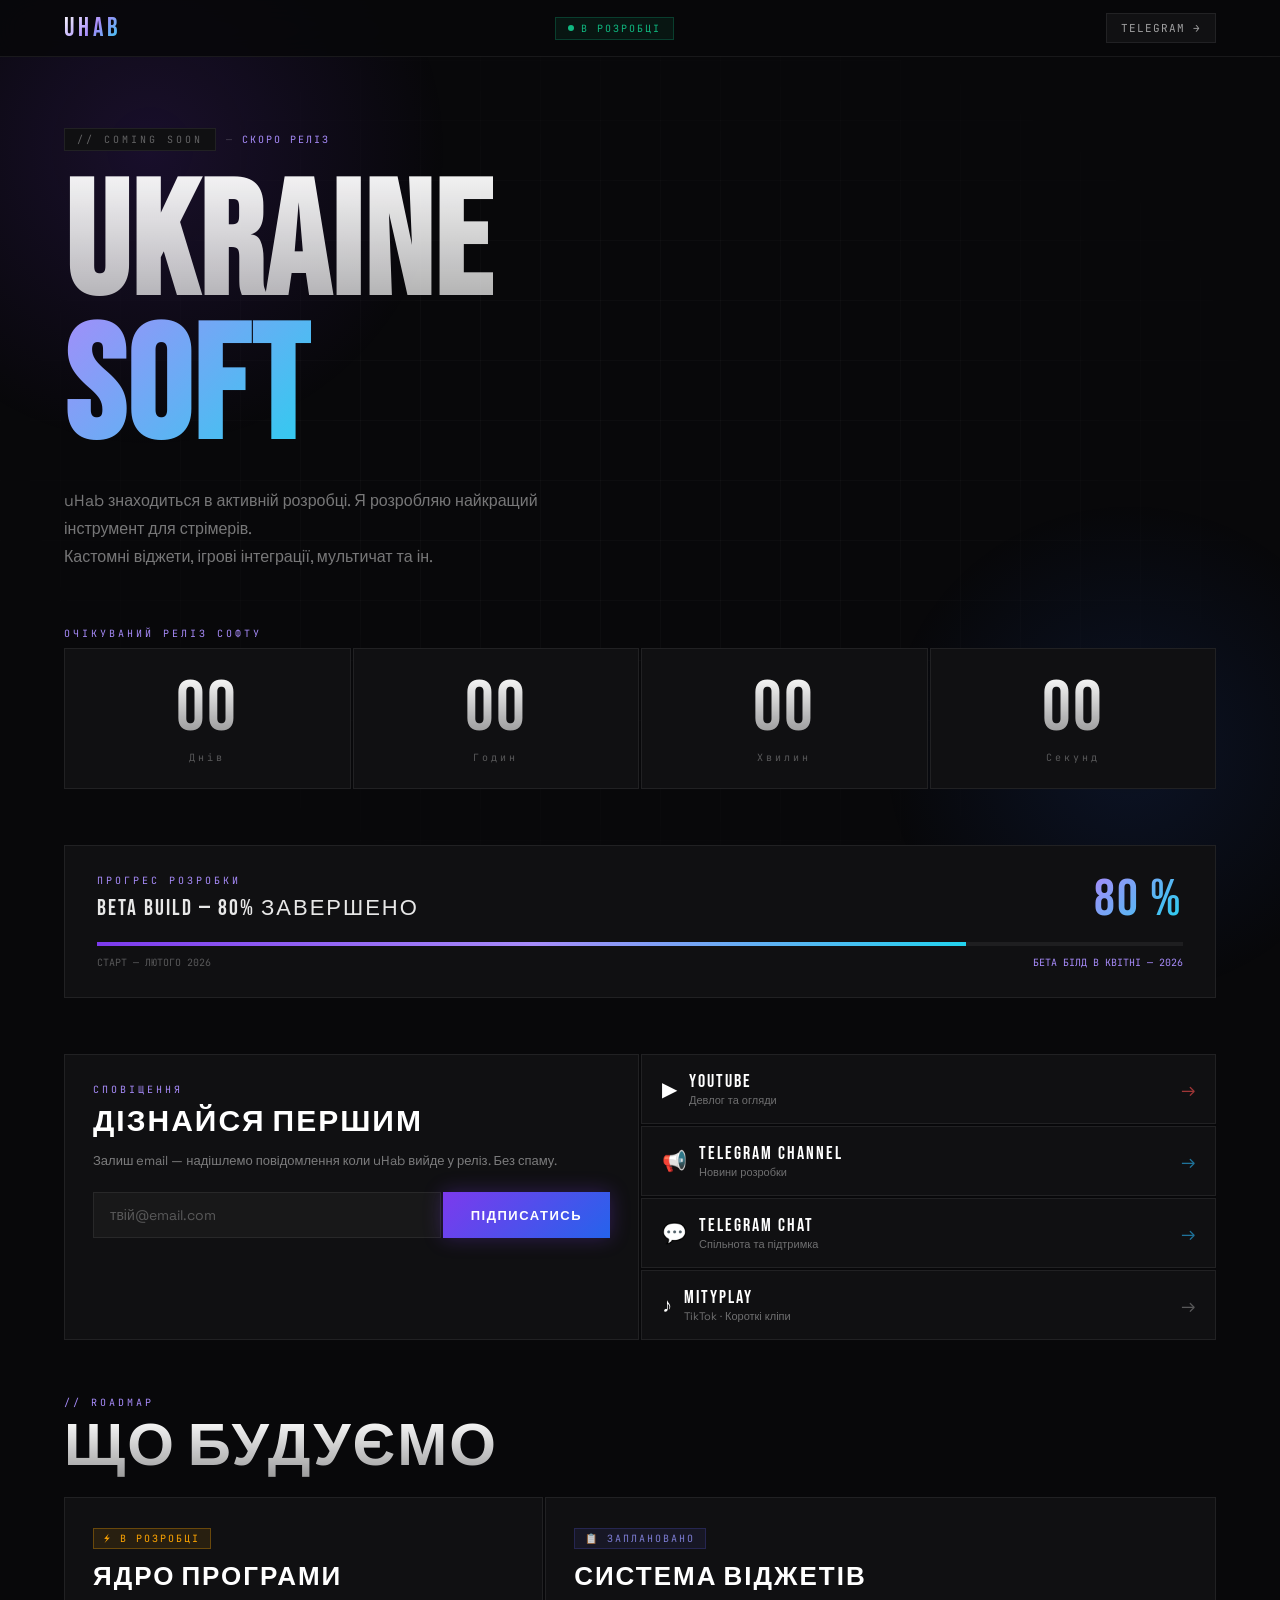
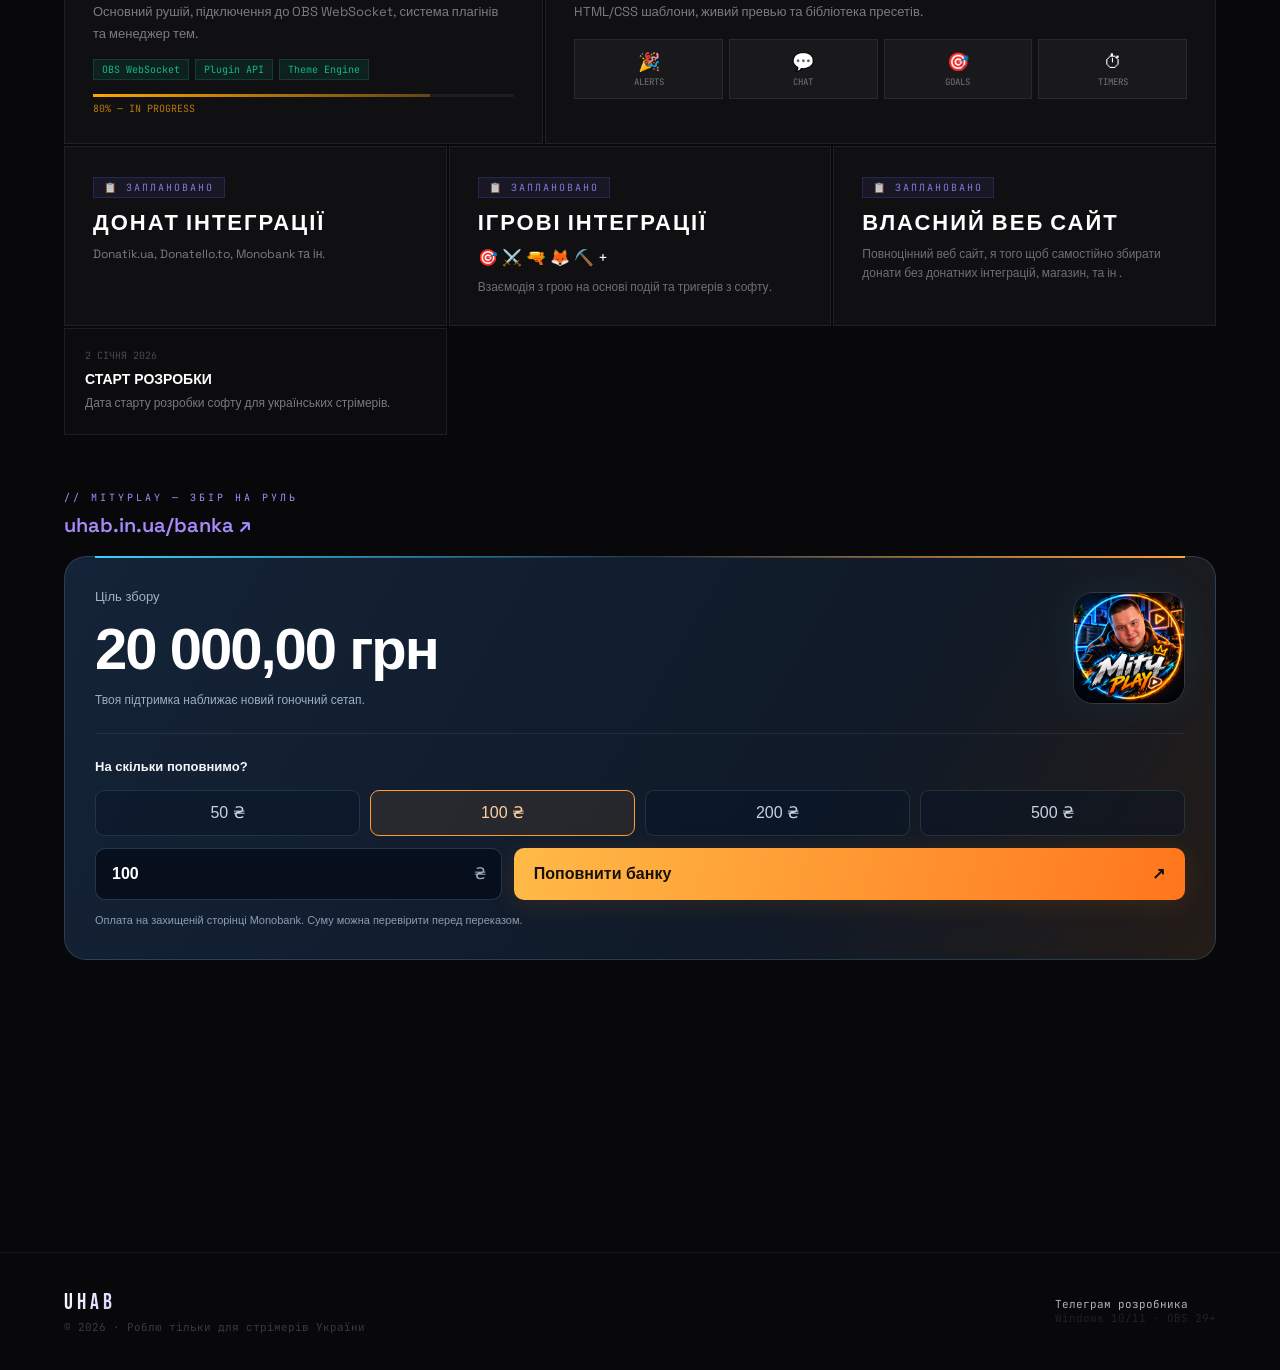
<file: index.html>
<!DOCTYPE html>
<html lang="uk">
<head>
<meta charset="UTF-8">
<meta name="viewport" content="width=device-width, initial-scale=1.0">
<title>uHab — Coming Soon</title>
<link rel="preconnect" href="https://fonts.googleapis.com">
<link href="https://fonts.googleapis.com/css2?family=Bebas+Neue&family=Space+Grotesk:wght@300;400;500;600;700&family=JetBrains+Mono:wght@400;500&display=swap" rel="stylesheet">
<link rel="stylesheet" href="/css/style.css">
<link rel="icon" type="image/png" href="images/favicon-96x96.png" sizes="96x96" />
<link rel="icon" type="image/svg+xml" href="images/favicon.svg" />
<link rel="shortcut icon" href="images/favicon.ico" />
<link rel="apple-touch-icon" sizes="180x180" href="images/apple-touch-icon.png" />
<meta name="apple-mobile-web-app-title" content="Uhab" />
<link rel="manifest" href="images/site.webmanifest" />
</head>
<body>
<div class="gridbg"></div>
<div class="blob b1"></div>
<div class="blob b2"></div>

<header>
  <div class="hdr">
    <div class="logo">uHab</div>
    <div class="pill"><span class="dot"></span>В РОЗРОБЦІ</div>
    <a href="https://t.me/uhab_ua" target="_blank" class="hlink">TELEGRAM →</a>
  </div>
</header>

<main>
  <!-- HERO -->
  <div class="hero">
    <div class="htags">
      <div class="htag">// COMING SOON</div>
      <span style="font-family:'JetBrains Mono',monospace;font-size:10px;color:rgba(255,255,255,0.2)">—</span>
      <span style="font-family:'JetBrains Mono',monospace;font-size:10px;letter-spacing:2px;color:var(--accent)">СКОРО РЕЛІЗ</span>
    </div>
    <h1 class="h1"><span class="h1w">UKRAINE</span><br><span class="h1c">SOFT</span></h1>
    <p class="hsub">uHab знаходиться в активній розробці. Я розробляю найкращий інструмент для стрімерів. <br>Кастомні віджети, ігрові інтеграції, мультичат та ін.</p>
  </div>

  <!-- COUNTDOWN -->
  <div class="mb">
    <div class="lbl">ОЧІКУВАНИЙ РЕЛІЗ СОФТУ</div>
    <div class="cdgrid">
      <div class="cdcell"><span class="cdnum" id="cd-d">00</span><span class="cdlbl">Днів</span></div>
      <div class="cdcell"><span class="cdnum" id="cd-h">00</span><span class="cdlbl">Годин</span></div>
      <div class="cdcell"><span class="cdnum" id="cd-m">00</span><span class="cdlbl">Хвилин</span></div>
      <div class="cdcell"><span class="cdnum" id="cd-s">00</span><span class="cdlbl">Секунд</span></div>
    </div>
  </div>

  <!-- PROGRESS -->
  <div class="mb">
    <div class="pcard">
      <div class="ptop">
        <div>
          <div class="lbl">ПРОГРЕС РОЗРОБКИ</div>
          <div style="font-family:'Bebas Neue',sans-serif;font-size:22px;letter-spacing:2px;color:rgba(255,255,255,0.9)">BETA BUILD — 80% ЗАВЕРШЕНО</div>
        </div>
        <div class="ppct">80  %</div>
      </div>
      <div class="ptrack"><div class="pfill"></div></div>
      <div class="pdates"><span>СТАРТ — ЛЮТОГО 2026</span><span class="r">БЕТА БІЛД В КВІТНІ — 2026</span></div>
    </div>
  </div>

  <!-- NOTIFY + SOCIALS -->
  <div class="nsgrid mb">
    <div class="card">
      <div class="lbl">СПОВІЩЕННЯ</div>
      <h3 style="font-family:'Bebas Neue',sans-serif;font-size:30px;letter-spacing:2px;margin-bottom:10px">ДІЗНАЙСЯ ПЕРШИМ</h3>
      <p style="font-size:13px;color:rgba(255,255,255,0.45);line-height:1.7;margin-bottom:20px">Залиш email — надішлемо повідомлення коли uHab вийде у реліз. Без спаму.</p>
      <div class="erow" id="emailForm">
        <input class="einp" type="email" placeholder="твій@email.com" id="emailInput">
        <button class="btnp" onclick="handleSub()">ПІДПИСАТИСЬ</button>
      </div>
      <div class="eok" id="emailOk">✓ ПІДПИСКУ ОФОРМЛЕНО — ЧЕКАЙ НА ЛИСТ</div>
    </div>
    <div class="soclist">
      <a href="https://www.youtube.com/@MityaHub" target="_blank" class="socbtn syt">
        <div class="socl"><span class="socico">▶</span><div><div class="socname">YOUTUBE</div><div class="socsub">Девлог та огляди</div></div></div>
        <span class="socarr" style="color:rgba(255,80,80,0.6)">→</span>
      </a>
      <a href="https://t.me/uhab_ua" target="_blank" class="socbtn stg">
        <div class="socl"><span class="socico">📢</span><div><div class="socname">TELEGRAM CHANNEL</div><div class="socsub">Новини розробки</div></div></div>
        <span class="socarr" style="color:rgba(41,182,246,0.6)">→</span>
      </a>
      <a href="https://t.me/+-fL_BHAeZhw5MDFi" target="_blank" class="socbtn stg">
        <div class="socl"><span class="socico">💬</span><div><div class="socname">TELEGRAM CHAT</div><div class="socsub">Спільнота та підтримка</div></div></div>
        <span class="socarr" style="color:rgba(41,182,246,0.6)">→</span>
      </a>
      <a href="https://www.tiktok.com/@mityahub" target="_blank" class="socbtn stt">
        <div class="socl"><span class="socico">♪</span><div><div class="socname">MityPlay</div><div class="socsub">TikTok · Короткі кліпи</div></div></div>
        <span class="socarr" style="color:rgba(255,255,255,0.3)">→</span>
      </a>
    </div>
  </div>

  <!-- ROADMAP -->
  <div class="mb">
    <div class="lbl">// ROADMAP</div>
    <h2 class="stitle" style="margin-bottom:20px">ЩО БУДУЄМО</h2>

    <div class="rmr1">
      <div class="card">
        <div class="badge bo">⚡ В РОЗРОБЦІ</div>
        <h3 style="font-family:'Bebas Neue',sans-serif;font-size:26px;letter-spacing:2px;margin-bottom:8px">ЯДРО ПРОГРАМИ</h3>
        <p style="font-size:13px;color:rgba(255,255,255,0.45);line-height:1.7">Основний рушій, підключення до OBS WebSocket, система плагінів та менеджер тем.</p>
        <div style="display:flex;gap:6px;margin-top:14px;flex-wrap:wrap">
          <span style="font-family:'JetBrains Mono',monospace;font-size:10px;color:var(--green);background:rgba(16,185,129,0.1);border:1px solid rgba(16,185,129,0.2);padding:3px 8px">OBS WebSocket</span>
          <span style="font-family:'JetBrains Mono',monospace;font-size:10px;color:var(--green);background:rgba(16,185,129,0.1);border:1px solid rgba(16,185,129,0.2);padding:3px 8px">Plugin API</span>
          <span style="font-family:'JetBrains Mono',monospace;font-size:10px;color:var(--green);background:rgba(16,185,129,0.1);border:1px solid rgba(16,185,129,0.2);padding:3px 8px">Theme Engine</span>
          
        </div>
              <div class="pbwrap"><div class="pbtrack"><div class="pbo" style="width:80%"></div></div></div>
        <div class="pblbl" style="color:rgba(255,165,0,0.7)">80% — IN PROGRESS</div>
      </div>
      <div class="card">
        <div class="badge bb">📋 ЗАПЛАНОВАНО</div>
        <h3 style="font-family:'Bebas Neue',sans-serif;font-size:26px;letter-spacing:2px;margin-bottom:8px">СИСТЕМА ВІДЖЕТІВ</h3>
        <p style="font-size:13px;color:rgba(255,255,255,0.45);line-height:1.7">HTML/CSS шаблони, живий превью та бібліотека пресетів.</p>
        <div class="wigrid">
          <div class="wi"><div class="wiico">🎉</div><div class="wilbl">ALERTS</div></div>
          <div class="wi"><div class="wiico">💬</div><div class="wilbl">CHAT</div></div>
          <div class="wi"><div class="wiico">🎯</div><div class="wilbl">GOALS</div></div>
          <div class="wi"><div class="wiico">⏱</div><div class="wilbl">TIMERS</div></div>
        </div>
      </div>
    </div>

    <div class="rmr2">
      <div class="card">
        <div class="badge bb">📋 ЗАПЛАНОВАНО</div>
        <h3 style="font-family:'Bebas Neue',sans-serif;font-size:22px;letter-spacing:2px;margin-bottom:8px">ДОНАТ ІНТЕГРАЦІЇ</h3>
        <p style="font-size:12px;color:rgba(255,255,255,0.45);line-height:1.6">Donatik.ua, Donatello.to, Monobank та ін.</p>
        <!-- <div class="pbwrap"><div class="pbtrack"><div class="pbo" style="width:75%"></div></div></div> -->
        <!-- <div class="pblbl" style="color:rgba(255,165,0,0.7)">75% — TESTING</div> -->
      </div>
      <div class="card">
        <div class="badge bb">📋 ЗАПЛАНОВАНО</div>
        <h3 style="font-family:'Bebas Neue',sans-serif;font-size:22px;letter-spacing:2px;margin-bottom:8px">ІГРОВІ ІНТЕГРАЦІЇ</h3>
        <div style="font-size:16px;margin:10px 0">🎯 ⚔️ 🔫 🦊 ⛏️ +</div>
        <p style="font-size:12px;color:rgba(255,255,255,0.4);line-height:1.6">Взаємодія з грою на основі подій та тригерів з софту.</p>

        <!-- <div class="pbwrap"><div class="pbtrack"><div class="pbo" style="width:40%"></div></div></div> -->
        <!-- <div class="pblbl" style="color:rgba(255,165,0,0.7)">40% — IN PROGRESS</div> -->
      </div>
      <div class="card">
        <div class="badge bb">📋 ЗАПЛАНОВАНО</div>
        <h3 style="font-family:'Bebas Neue',sans-serif;font-size:22px;letter-spacing:2px;margin-bottom:8px">ВЛАСНИЙ ВЕБ САЙТ</h3>
        <p style="font-size:12px;color:rgba(255,255,255,0.4);line-height:1.6">Повноцінний веб сайт, я того щоб самостійно збирати донати без донатних інтеграцій, магазин, та ін .</p>
        <!-- <div class="pbwrap"><div class="pbtrack"><div class="pbi" style="width:10%"></div></div></div> -->
        <!-- <div class="pblbl" style="color:rgba(150,150,255,0.6)">10% — PLANNING</div> -->
      </div>
    </div>

    <div class="rmr3">
      <!-- <div class="dlitem"> -->
        <!-- <div class="dldate">15 ЛИП 2025</div> -->
        <!-- <div class="dltitle">Запуск Alpha-тестування</div> -->
        <!-- <div class="dltext">Перша група тестерів отримала доступ до alpha-білду. Зібрано 200+ звітів.</div> -->
      <!-- </div> -->
      <!-- <div class="dlitem"> -->
        <!-- <div class="dldate">02 ЛИП 2025</div> -->
        <!-- <div class="dltitle">Система віджетів завершена</div> -->
        <!-- <div class="dltext">Повністю переписаний редактор. Drag-and-drop, реальний час, HTML-шаблони.</div> -->
      <!-- </div> -->
      <div class="dlitem">
        <div class="dldate">2 СІЧНЯ 2026</div>
        <div class="dltitle">СТАРТ РОЗРОБКИ</div>
        <div class="dltext">Дата старту розробки софту для українських стрімерів.</div>
      </div>
    </div>
  </div>

  <!-- MONOBANK -->
  <section class="mb" aria-label="Збір на руль для MityPlay">
    <div class="lbl">// MITYPLAY — ЗБІР НА РУЛЬ</div>
    <a href="/banka/" style="display:inline-block;color:var(--accent);font-size:20px;font-weight:600;margin-bottom:18px;text-decoration:none">uhab.in.ua/banka ↗</a>
    <iframe src="/banka/?embed=1" title="Збір на руль для MityPlay" loading="lazy" style="display:block;width:100%;height:580px;border:0;border-radius:20px" allow="payment"></iframe>
  </section>

</main>

<footer>
  <div class="footi">
    <div>
      <div class="logo" style="font-size:22px;margin-bottom:4px">uHab</div>
      <div class="fcopy">© 2026 · Роблю тільки для стрімерів України</div>
    </div>
    <div class="fcopy"><a href="https://t.me/j_taker" target="_blank" style="text-decoration: none; color:#ffffffb0">Телеграм розробника</a><br><span style="color:rgba(255,255,255,0.1)">Windows 10/11 · OBS 29+</span></div>
    <!-- <div class="fstat"> -->
      <!-- <div class="fcopy" style="letter-spacing:2px">СТАТУС СЕРВІСІВ</div> -->
      <!-- <div class="srow"> -->
        <!-- <div class="si"><div class="sd" style="background:var(--green)"></div>API</div> -->
        <!-- <div class="si"><div class="sd" style="background:var(--green)"></div>CDN</div> -->
        <!-- <div class="si"><div class="sd" style="background:#FFA500"></div>BUILD</div> -->
      <!-- </div> -->
    <!-- </div> -->
  </div>
</footer>

<script>
const target = new Date('2026-09-01T00:12:00');
function tick() {
  const diff = target - new Date();
  if (diff <= 0) return;
  const d = Math.floor(diff / 86400000);
  const h = Math.floor((diff % 86400000) / 3600000);
  const m = Math.floor((diff % 3600000) / 60000);
  const s = Math.floor((diff % 60000) / 1000);
  document.getElementById('cd-d').textContent = String(d).padStart(2,'0');
  document.getElementById('cd-h').textContent = String(h).padStart(2,'0');
  document.getElementById('cd-m').textContent = String(m).padStart(2,'0');
  document.getElementById('cd-s').textContent = String(s).padStart(2,'0');
}
tick();
setInterval(tick, 1000);

function handleSub() {
  const inp = document.getElementById('emailInput');
  if (!inp.value.trim() || !inp.value.includes('@')) {
    inp.style.borderColor = 'rgba(255,80,80,0.6)';
    setTimeout(() => { inp.style.borderColor = ''; }, 1500);
    return;
  }
  document.getElementById('emailForm').style.display = 'none';
  document.getElementById('emailOk').style.display = 'block';
}
document.getElementById('emailInput').addEventListener('keydown', e => {
  if (e.key === 'Enter') handleSub();
});
window.addEventListener('scroll', () => {
  document.querySelector('header').style.background =
    window.scrollY > 30 ? 'rgba(8,8,10,0.97)' : 'rgba(8,8,10,0.85)';
});
</script>
</body>
</html>
</file>
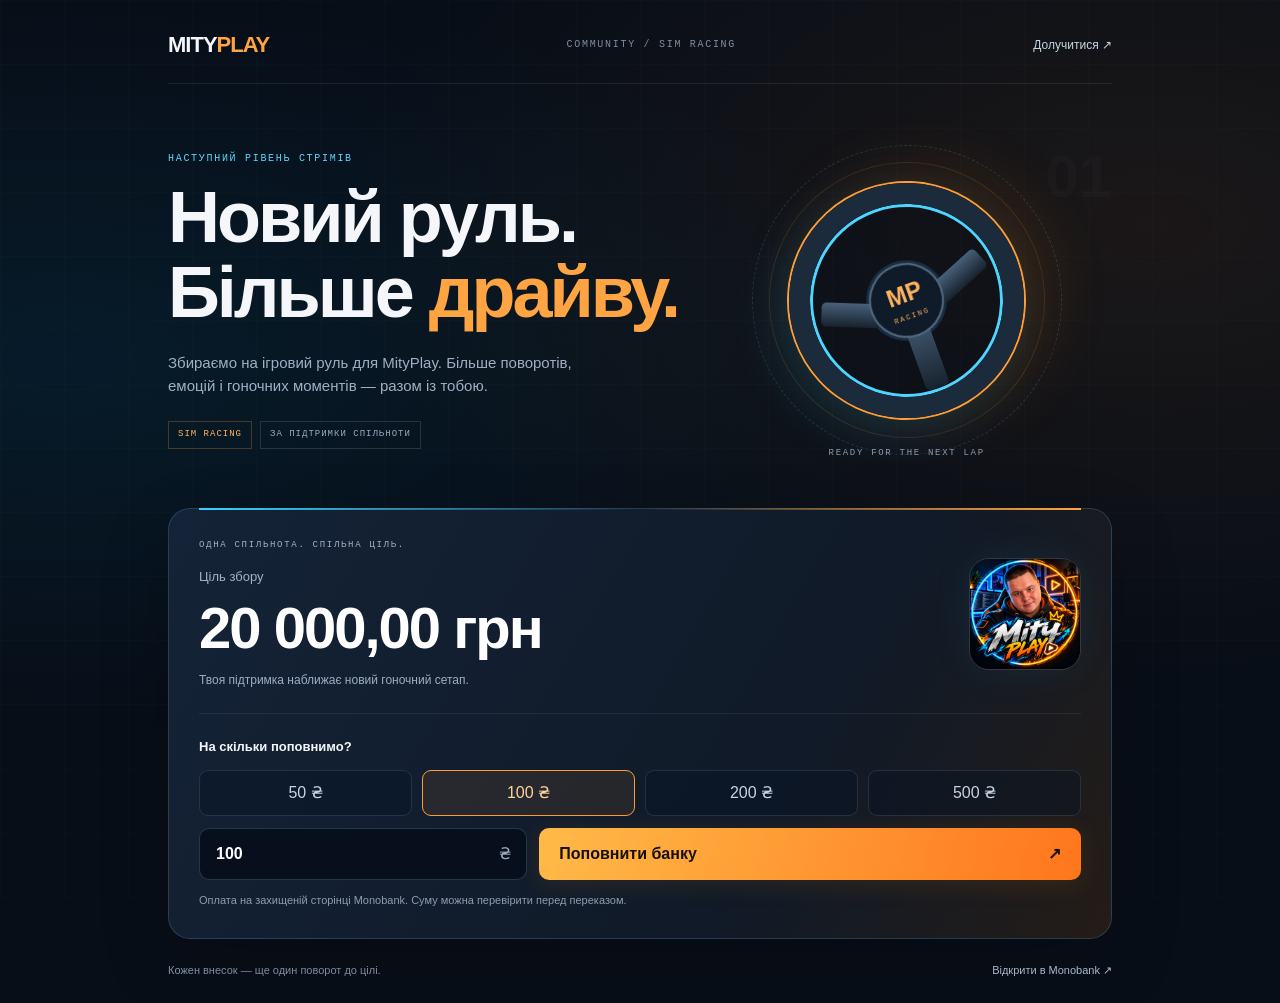
<file: banka/index.html>
<!doctype html>
<html lang="uk">
<head>
<meta charset="utf-8"><meta name="viewport" content="width=device-width, initial-scale=1">
<title>Новий руль. Більше драйву — MityPlay</title>
<meta name="description" content="Збір на ігровий руль для MityPlay. Ціль — 20 000 ₴. Долучайся!">
<link rel="icon" href="/images/favicon.ico"><link rel="stylesheet" href="/banka/style.css?v=racing-4">
<script>if(new URLSearchParams(location.search).get('embed')==='1')document.documentElement.classList.add('embedded');</script>
<script src="/banka/config.js?v=goal-4" defer></script><script src="/banka/script.js?v=goal-4" defer></script>
</head>
<body><main>
<header class="topbar"><a href="/" class="brand">MITY<span>PLAY</span></a><span class="edition">COMMUNITY / SIM RACING</span><a href="#donation" class="top-link">Долучитися ↗</a></header>
<section class="banner" aria-labelledby="heading">
<div class="hero-copy"><p class="eyebrow">НАСТУПНИЙ РІВЕНЬ СТРІМІВ</p><h1 id="heading">Новий руль.<br>Більше <span>драйву.</span></h1><p class="intro">Збираємо на ігровий руль для MityPlay. Більше поворотів, емоцій і гоночних моментів — разом із тобою.</p><div class="tags"><span>SIM RACING</span><span>ЗА ПІДТРИМКИ СПІЛЬНОТИ</span></div></div>
<div class="racing-art" aria-hidden="true"><div class="orbit-ring"></div><div class="wheel"><i></i><b>MP<small>RACING</small></b></div><span class="art-label">READY FOR THE NEXT LAP</span><span class="art-number">01</span></div>
</section>
<section class="widget" aria-label="Збір на руль">
<div class="goal-panel"><div><p class="eyebrow">ОДНА СПІЛЬНОТА. СПІЛЬНА ЦІЛЬ.</p><span class="goal-label">Ціль збору</span><strong id="goal">20 000 ₴</strong><p class="goal-description">Твоя підтримка наближає новий гоночний сетап.</p></div><img class="campaign-logo" src="/images/logo.png" width="112" height="112" alt="Логотип каналу MityPlay"></div>
<form id="donation" action="https://send.monobank.ua/jar/98Q3HB3o1D" method="get" target="_blank" rel="noopener noreferrer">
<label for="amount">На скільки поповнимо?</label>
<div class="presets"><button type="button" data-amount="50" aria-pressed="false">50 ₴</button><button type="button" data-amount="100" aria-pressed="true" class="selected">100 ₴</button><button type="button" data-amount="200" aria-pressed="false">200 ₴</button><button type="button" data-amount="500" aria-pressed="false">500 ₴</button></div>
<div class="pay-row"><div class="input-wrap"><input id="amount" name="a" type="number" min="1" max="999999" step="0.01" value="100" required inputmode="decimal" aria-label="Сума поповнення у гривнях"><span>₴</span></div><button class="donate" type="submit">Поповнити банку <span>↗</span></button></div>
<p class="note">Оплата на захищеній сторінці Monobank. Суму можна перевірити перед переказом.</p>
</form></section>
<footer><span>Кожен внесок — ще один поворот до цілі.</span><a href="https://send.monobank.ua/jar/98Q3HB3o1D" target="_blank" rel="noopener noreferrer">Відкрити в Monobank ↗</a></footer>
</main></body></html>
</file>
<file: css/style.css>
*{box-sizing:border-box;margin:0;padding:0}
html{scroll-behavior:smooth}
:root{--bg:#08080A;--card:#101012;--border:rgba(255,255,255,0.07);--purple:#7C3AED;--blue:#2563EB;--accent:#A78BFA;--cyan:#22D3EE;--green:#10B981}
body{background:var(--bg);color:#fff;font-family:'Space Grotesk',sans-serif;min-height:100vh;overflow-x:hidden}

/* BLOBS */
.blob{position:fixed;border-radius:50%;pointer-events:none;z-index:0}
.b1{width:600px;height:600px;top:-150px;left:-150px;background:radial-gradient(circle,rgba(124,58,237,0.15) 0%,transparent 70%);animation:b1 10s ease-in-out infinite}
.b2{width:500px;height:500px;bottom:-100px;right:-100px;background:radial-gradient(circle,rgba(37,99,235,0.12) 0%,transparent 70%);animation:b2 13s ease-in-out infinite}
@keyframes b1{0%,100%{transform:translate(0,0)}50%{transform:translate(20px,-30px)}}
@keyframes b2{0%,100%{transform:translate(0,0)}50%{transform:translate(-20px,25px)}}
.gridbg{position:fixed;inset:0;z-index:0;pointer-events:none;background-image:linear-gradient(rgba(255,255,255,0.025) 1px,transparent 1px),linear-gradient(90deg,rgba(255,255,255,0.025) 1px,transparent 1px);background-size:60px 60px;mask-image:radial-gradient(ellipse at center,black 30%,transparent 80%)}

/* HEADER */
header{position:fixed;top:0;left:0;right:0;z-index:100;background:rgba(8,8,10,0.85);backdrop-filter:blur(20px);border-bottom:1px solid var(--border)}
.hdr{max-width:1200px;margin:0 auto;padding:0 24px;height:56px;display:flex;align-items:center;justify-content:space-between;gap:12px}
.logo{font-family:'Bebas Neue',sans-serif;font-size:26px;letter-spacing:4px;background:linear-gradient(135deg,#fff 0%,#A78BFA 50%,#22D3EE 100%);-webkit-background-clip:text;-webkit-text-fill-color:transparent;flex-shrink:0}
.pill{display:flex;align-items:center;gap:7px;background:rgba(16,185,129,0.08);border:1px solid rgba(16,185,129,0.25);padding:4px 12px;font-family:'JetBrains Mono',monospace;font-size:10px;letter-spacing:2px;color:var(--green)}
.dot{width:6px;height:6px;background:var(--green);border-radius:50%;flex-shrink:0;animation:pulse 1.8s infinite}
@keyframes pulse{0%,100%{opacity:1}50%{opacity:0.3}}
.hlink{background:rgba(255,255,255,0.04);border:1px solid var(--border);color:rgba(255,255,255,0.6);padding:7px 14px;font-family:'JetBrains Mono',monospace;font-size:11px;letter-spacing:1px;text-decoration:none;transition:color 0.2s;flex-shrink:0}
.hlink:hover{color:#fff}

/* MAIN */
main{position:relative;z-index:1;max-width:1200px;margin:0 auto;padding:80px 24px 60px}
.mb{margin-bottom:56px}
.lbl{font-family:'JetBrains Mono',monospace;font-size:10px;letter-spacing:3px;text-transform:uppercase;color:var(--accent);margin-bottom:8px}
.stitle{font-family:'Bebas Neue',sans-serif;font-size:clamp(32px,5vw,60px);letter-spacing:2px;line-height:1;background:linear-gradient(180deg,#fff 0%,rgba(255,255,255,0.6) 100%);-webkit-background-clip:text;-webkit-text-fill-color:transparent}
.card{background:var(--card);border:1px solid var(--border);padding:28px;transition:border-color 0.3s}
.card:hover{border-color:rgba(167,139,250,0.25)}
.badge{display:inline-flex;align-items:center;gap:5px;padding:3px 10px;font-family:'JetBrains Mono',monospace;font-size:10px;letter-spacing:2px;margin-bottom:12px}
.bg{background:rgba(16,185,129,0.1);border:1px solid rgba(16,185,129,0.3);color:var(--green)}
.bo{background:rgba(255,165,0,0.1);border:1px solid rgba(255,165,0,0.3);color:#FFA500}
.bb{background:rgba(100,100,255,0.08);border:1px solid rgba(100,100,255,0.2);color:rgba(150,150,255,0.8)}
.btnp{display:inline-flex;align-items:center;justify-content:center;font-family:'Space Grotesk',sans-serif;font-size:13px;font-weight:600;letter-spacing:1.5px;text-transform:uppercase;cursor:pointer;border:none;padding:13px 28px;background:linear-gradient(135deg,var(--purple),var(--blue));color:#fff;box-shadow:0 0 20px rgba(124,58,237,0.3);transition:all 0.3s}
.btnp:hover{box-shadow:0 0 40px rgba(124,58,237,0.55);transform:translateY(-1px)}

/* HERO */
.hero{padding-top:48px;margin-bottom:56px}
.htags{display:flex;align-items:center;gap:10px;flex-wrap:wrap;margin-bottom:24px}
.htag{font-family:'JetBrains Mono',monospace;font-size:10px;letter-spacing:3px;background:var(--card);border:1px solid var(--border);padding:4px 12px;color:rgba(255,255,255,0.35)}
.h1{font-family:'Bebas Neue',sans-serif;font-size:clamp(60px,13vw,160px);line-height:0.9;letter-spacing:2px;margin-bottom:24px}
.h1w{background:linear-gradient(180deg,#fff 0%,rgba(255,255,255,0.6) 100%);-webkit-background-clip:text;-webkit-text-fill-color:transparent}
.h1c{background:linear-gradient(135deg,var(--accent),var(--cyan));-webkit-background-clip:text;-webkit-text-fill-color:transparent}
.hsub{font-size:16px;color:rgba(255,255,255,0.45);line-height:1.75;max-width:540px}

/* COUNTDOWN */
.cdgrid{display:grid;grid-template-columns:repeat(4,1fr);gap:2px}
.cdcell{background:var(--card);border:1px solid var(--border);padding:24px 16px;text-align:center;position:relative;overflow:hidden}
.cdcell::after{content:'';position:absolute;bottom:0;left:0;right:0;height:2px;background:linear-gradient(90deg,var(--purple),var(--cyan));transform:scaleX(0);transform-origin:left;transition:transform 0.5s}
.cdcell:hover::after{transform:scaleX(1)}
.cdnum{font-family:'Bebas Neue',sans-serif;font-size:clamp(36px,7vw,72px);letter-spacing:2px;line-height:1;display:block;background:linear-gradient(180deg,#fff 0%,rgba(255,255,255,0.5) 100%);-webkit-background-clip:text;-webkit-text-fill-color:transparent}
.cdlbl{font-family:'JetBrains Mono',monospace;font-size:10px;letter-spacing:3px;color:rgba(255,255,255,0.3);margin-top:6px;display:block}

/* PROGRESS */
.pcard{background:var(--card);border:1px solid var(--border);padding:28px 32px}
.ptop{display:flex;justify-content:space-between;align-items:flex-start;gap:16px;margin-bottom:16px;flex-wrap:wrap}
.ppct{font-family:'Bebas Neue',sans-serif;font-size:52px;letter-spacing:2px;line-height:1;flex-shrink:0;background:linear-gradient(135deg,var(--accent),var(--cyan));-webkit-background-clip:text;-webkit-text-fill-color:transparent}
.ptrack{height:4px;background:rgba(255,255,255,0.06);position:relative;overflow:hidden}
.pfill{position:absolute;left:0;top:0;bottom:0;width:0;background:linear-gradient(90deg,var(--purple),var(--accent),var(--cyan));animation:fillup 2s 0.5s ease-out forwards}
@keyframes fillup{to{width:80%}}
.pdates{display:flex;justify-content:space-between;margin-top:10px;flex-wrap:wrap;gap:8px}
.pdates span{font-family:'JetBrains Mono',monospace;font-size:10px;color:rgba(255,255,255,0.3)}
.pdates .r{color:var(--accent)}

/* NOTIFY + SOCIALS */
.nsgrid{display:grid;grid-template-columns:1fr 1fr;gap:2px}
.erow{display:flex;gap:2px}
.einp{flex:1;min-width:0;background:rgba(255,255,255,0.03);border:1px solid var(--border);color:#fff;padding:13px 16px;font-family:'Space Grotesk',sans-serif;font-size:14px;outline:none;transition:border-color 0.3s,box-shadow 0.3s}
.einp:focus{border-color:var(--accent);box-shadow:0 0 0 2px rgba(167,139,250,0.12)}
.einp::placeholder{color:rgba(255,255,255,0.28)}
.eok{display:none;padding:13px 16px;background:rgba(16,185,129,0.1);border:1px solid rgba(16,185,129,0.3);font-family:'JetBrains Mono',monospace;font-size:11px;color:var(--green);letter-spacing:1px}
.soclist{display:flex;flex-direction:column;gap:2px}
.socbtn{display:flex;align-items:center;justify-content:space-between;padding:16px 20px;background:var(--card);border:1px solid var(--border);color:#fff;text-decoration:none;transition:all 0.3s;position:relative;overflow:hidden}
.socbtn::before{content:'';position:absolute;left:0;top:0;bottom:0;width:0;transition:width 0.3s}
.socbtn:hover::before{width:3px}
.socbtn:hover{transform:translateX(3px)}
.socl{display:flex;align-items:center;gap:12px}
.socico{font-size:20px;flex-shrink:0}
.socname{font-family:'Bebas Neue',sans-serif;font-size:18px;letter-spacing:2px}
.socsub{font-size:11px;color:rgba(255,255,255,0.4);margin-top:1px}
.socarr{font-size:18px;flex-shrink:0;transition:transform 0.3s}
.socbtn:hover .socarr{transform:translateX(5px)}
.syt::before{background:#FF0000}.syt:hover{border-color:rgba(255,0,0,0.3);background:rgba(255,0,0,0.05)}
.stg::before{background:#29B6F6}.stg:hover{border-color:rgba(41,182,246,0.3);background:rgba(41,182,246,0.05)}
.stt::before{background:#fff}.stt:hover{border-color:rgba(255,255,255,0.2);background:rgba(255,255,255,0.04)}

/* ROADMAP */
.rmr1{display:grid;grid-template-columns:5fr 7fr;gap:2px;margin-bottom:2px}
.rmr2{display:grid;grid-template-columns:1fr 1fr 1fr;gap:2px;margin-bottom:2px}
.rmr3{display:grid;grid-template-columns:1fr 1fr 1fr;gap:2px}
.pbwrap{margin-top:14px}
.pbtrack{height:3px;background:rgba(255,255,255,0.06)}
.pbo{height:100%;background:linear-gradient(90deg,#FFA500,rgba(255,165,0,0.3))}
.pbi{height:100%;background:linear-gradient(90deg,rgba(150,150,255,0.6),rgba(150,150,255,0.2))}
.pblbl{font-family:'JetBrains Mono',monospace;font-size:10px;margin-top:5px}
.wigrid{display:grid;grid-template-columns:repeat(4,1fr);gap:6px;margin-top:16px}
.wi{background:rgba(255,255,255,0.04);border:1px solid var(--border);padding:10px;text-align:center}
.wiico{font-size:18px}
.wilbl{font-family:'JetBrains Mono',monospace;font-size:9px;color:rgba(255,255,255,0.4);margin-top:3px}
.dlitem{padding:20px;background:rgba(255,255,255,0.02);border:1px solid var(--border)}
.dldate{font-family:'JetBrains Mono',monospace;font-size:10px;color:rgba(255,255,255,0.25);margin-bottom:8px}
.dltitle{font-size:14px;font-weight:600;margin-bottom:6px}
.dltext{font-size:12px;color:rgba(255,255,255,0.45);line-height:1.6}

/* MONO */
.monocard{background:linear-gradient(135deg,#0f0f1a 0%,#0a0a10 100%);border:1px solid rgba(167,139,250,0.15);padding:40px;display:flex;align-items:center;gap:48px;flex-wrap:wrap}
.monotxt{flex:1;min-width:260px}
.monostats{display:flex;align-items:center;gap:20px;margin-top:24px;flex-wrap:wrap}
.sn{font-family:'Bebas Neue',sans-serif;font-size:44px;letter-spacing:2px;background:linear-gradient(135deg,var(--accent),var(--cyan));-webkit-background-clip:text;-webkit-text-fill-color:transparent}
.sl{font-family:'JetBrains Mono',monospace;font-size:10px;color:rgba(255,255,255,0.3);letter-spacing:2px}
.sdiv{width:1px;height:44px;background:var(--border);flex-shrink:0}
.monoqr{flex-shrink:0;text-align:center}
.qrbox{display:inline-block;padding:14px;background:#fff}
.qrlbl{font-family:'JetBrains Mono',monospace;font-size:10px;color:rgba(255,255,255,0.35);letter-spacing:2px;margin-top:8px}

/* FOOTER */
footer{position:relative;z-index:1;border-top:1px solid var(--border);padding:36px 0}
.footi{max-width:1200px;margin:0 auto;padding:0 24px;display:flex;justify-content:space-between;align-items:center;flex-wrap:wrap;gap:20px}
.fcopy{font-family:'JetBrains Mono',monospace;font-size:11px;color:rgba(255,255,255,0.2)}
.fstat{display:flex;flex-direction:column;gap:6px}
.srow{display:flex;gap:12px}
.si{display:flex;align-items:center;gap:5px;font-family:'JetBrains Mono',monospace;font-size:10px;color:rgba(255,255,255,0.35)}
.sd{width:5px;height:5px;border-radius:50%;flex-shrink:0}

/* RESPONSIVE */
@media(max-width:900px){
  .nsgrid{grid-template-columns:1fr}
  .rmr1{grid-template-columns:1fr}
  .rmr2{grid-template-columns:1fr 1fr}
  .rmr3{grid-template-columns:1fr}
  .monoqr{display:none}
}
@media(max-width:640px){
  main{padding:72px 16px 40px}
  .hdr{padding:0 16px}
  .hlink{display:none}
  .hero{padding-top:24px;margin-bottom:40px}
  .cdgrid{grid-template-columns:repeat(2,1fr)}
  .pcard{padding:20px 16px}
  .erow{flex-direction:column}
  .erow .btnp{width:100%}
  .rmr1{grid-template-columns:1fr}
  .rmr2{grid-template-columns:1fr}
  .rmr3{grid-template-columns:1fr}
  .wigrid{grid-template-columns:repeat(2,1fr)}
  .monocard{padding:24px 20px;flex-direction:column;gap:24px}
  .sdiv{display:none}
  .sn{font-size:36px}
  .footi{flex-direction:column;align-items:flex-start}
  .socbtn{padding:14px 16px}
  .mb{margin-bottom:40px}
}
@media(max-width:420px){
  .cdnum{font-size:32px}
  .pill{display:none}
}
</file>
<file: banka/style.css>
*{box-sizing:border-box}html{scroll-behavior:smooth}body{margin:0;background:#080e18;color:#f4f6fa;font-family:Arial,sans-serif;line-height:1.5}body:before{content:'';position:fixed;inset:0;pointer-events:none;background:radial-gradient(ellipse at 90% 25%,#ff891b14,transparent 50%),radial-gradient(ellipse at 5% 40%,#00baff14,transparent 50%),linear-gradient(#ffffff03 1px,transparent 1px),linear-gradient(90deg,#ffffff03 1px,transparent 1px);background-size:auto,auto,64px 64px,64px 64px}main{position:relative;max-width:1000px;margin:auto;padding:28px 28px 24px}a{color:inherit;text-decoration:none}.topbar{display:flex;align-items:center;justify-content:space-between;gap:16px;padding-bottom:22px;border-bottom:1px solid #ffffff16}.brand{font-size:22px;font-weight:900;letter-spacing:-1px}.brand span{color:#ffa442}.edition,.eyebrow,.tags,.art-label{font-family:monospace;letter-spacing:1.7px;font-size:10px}.edition{color:#7e8da1}.top-link{font-size:12px;color:#c5d4e6}.banner{display:grid;grid-template-columns:1.25fr 1fr;align-items:center;gap:20px;padding:56px 0 48px}.eyebrow{color:#60d4fa;margin:0 0 14px}h1{font-size:clamp(44px,6.2vw,72px);line-height:1.04;letter-spacing:-3px;margin:0 0 22px;font-weight:900}h1 span{color:#ffa442}.intro{font-size:15px;color:#a1afc2;max-width:420px;margin:0}.tags{display:flex;flex-wrap:wrap;gap:8px;margin-top:24px;font-size:9px;letter-spacing:1px}.tags span{border:1px solid #ffffff20;padding:6px 9px;color:#9bacbf}.tags span:first-child{color:#ffb35d;border-color:#ff9c3540}.racing-art{position:relative;height:320px;display:grid;place-items:center;isolation:isolate}.orbit-ring{position:absolute;width:310px;height:310px;border:1px dashed #5acdfb30;border-radius:50%;transform:rotate(-25deg)}.orbit-ring:before{content:'';position:absolute;inset:16px;border:1px solid #ff9c3525;border-radius:50%}.wheel{position:relative;width:235px;height:235px;border:21px solid #1c2b3c;border-radius:50%;box-shadow:inset 0 0 0 3px #4ed5ff,0 0 0 2px #ff9c35,-15px 10px 50px #00baff26,20px 0 70px #ff88002a;transform:rotate(-20deg);display:grid;place-items:center;background:radial-gradient(circle,#182c42 0 29%,#080e1860 30%)}.wheel:before,.wheel:after,.wheel i{content:'';position:absolute;width:78px;height:24px;background:linear-gradient(#476079,#17222e);top:83px;left:9px;transform:rotate(22deg);border-radius:5px}.wheel:after{left:auto;right:9px;transform:rotate(-22deg)}.wheel i{top:111px;left:85px;width:24px;height:78px;transform:none}.wheel b{position:relative;z-index:1;display:flex;flex-direction:column;justify-content:center;align-items:center;width:75px;height:75px;border:2px solid #51697f;border-radius:50%;background:#101b29;color:#ffb35e;font-size:24px;line-height:1.2}.wheel small{font:7px monospace;letter-spacing:2px;margin-top:5px}.art-label{position:absolute;bottom:0;color:#8c9caf;font-size:9px}.art-number{position:absolute;right:0;top:2px;font:bold 60px Arial;color:#ffffff05;z-index:-1}.widget{position:relative;border:1px solid #79c9f330;border-radius:22px;padding:30px;background:linear-gradient(120deg,#142337,#101a28 65%,#241c17);box-shadow:0 24px 70px #0003}.widget:before{content:'';position:absolute;top:-1px;left:30px;right:30px;height:2px;background:linear-gradient(90deg,#3bd1ff,transparent,#ffa442)}.goal-panel{display:flex;justify-content:space-between;align-items:center;gap:24px}.goal-panel .eyebrow{font-size:9px;color:#a2b2c6}.goal-label{display:block;font-size:13px;color:#a2b2c6}#goal{display:block;font-size:clamp(40px,6vw,58px);letter-spacing:-2px;line-height:1.2;margin:7px 0;color:#fff}.goal-description{font-size:12px;color:#9caec3;margin:8px 0 0}.campaign-logo{object-fit:contain;border-radius:20px;box-shadow:0 0 40px #00baff15;border:1px solid #ffffff20}form{border-top:1px solid #ffffff12;margin-top:24px;padding-top:20px}label{font-size:13px;font-weight:600}.presets{display:flex;gap:10px;margin:12px 0}button,input{font:inherit}.presets button{flex:1;border:1px solid #8edcff24;color:#c6d3e3;background:#07132466;border-radius:9px;padding:10px;cursor:pointer;transition:background .2s,border-color .2s}.presets button.selected{background:#ff9c3517;border-color:#ff9c35;color:#ffd1a0}.presets button:hover{border-color:#55d8ff}.pay-row{display:grid;grid-template-columns:1fr 1.65fr;gap:12px}.input-wrap{position:relative}.input-wrap input{width:100%;height:52px;padding:12px 36px 12px 16px;border:1px solid #8edcff33;border-radius:10px;color:white;background:#070f1d;font-weight:700}.input-wrap>span{position:absolute;right:16px;top:14px;color:#9dacc0}.donate{border:0;border-radius:10px;background:linear-gradient(105deg,#ffba48,#ff761c);color:#17100a;font-weight:700;cursor:pointer;padding:14px 20px;display:flex;align-items:center;justify-content:space-between;box-shadow:0 4px 26px #ff880020}.donate:hover{filter:brightness(1.1)}:focus-visible{outline:2px solid #55d8ff;outline-offset:4px}.note{font-size:11px;color:#8c9db2;margin:12px 0 0}footer{display:flex;justify-content:space-between;gap:16px;margin-top:23px;font-size:11px;color:#8799b0}footer a{color:#b5c7dc}.embedded body{background:transparent}.embedded body:before,.embedded .topbar,.embedded .banner,.embedded footer{display:none}.embedded main{padding:0;max-width:none}.embedded .widget{box-shadow:none}.embedded .goal-panel .eyebrow{display:none}@media(max-width:640px){main{padding:20px 18px}.edition{display:none}.banner{grid-template-columns:1fr;padding:34px 0 28px;gap:16px}.hero-copy{position:relative;z-index:1}h1{font-size:54px}.intro{max-width:370px}.racing-art{height:225px}.wheel{scale:.8}.orbit-ring{width:220px;height:220px}.art-label{right:0;bottom:10px;font-size:8px}.art-number{right:10px}.widget{padding:24px}.campaign-logo{width:84px;height:84px}.goal-panel{gap:12px}.goal-panel .eyebrow{max-width:190px;line-height:1.7}.goal-description{max-width:240px}footer{flex-direction:column;gap:8px}}@media(max-width:380px){h1{font-size:46px}.widget{padding:20px 16px}.pay-row{grid-template-columns:1fr}.campaign-logo{width:64px;height:64px}#goal{font-size:40px}.presets{gap:6px}}@media(prefers-reduced-motion:reduce){html{scroll-behavior:auto}*{transition:none!important}}
</file>
